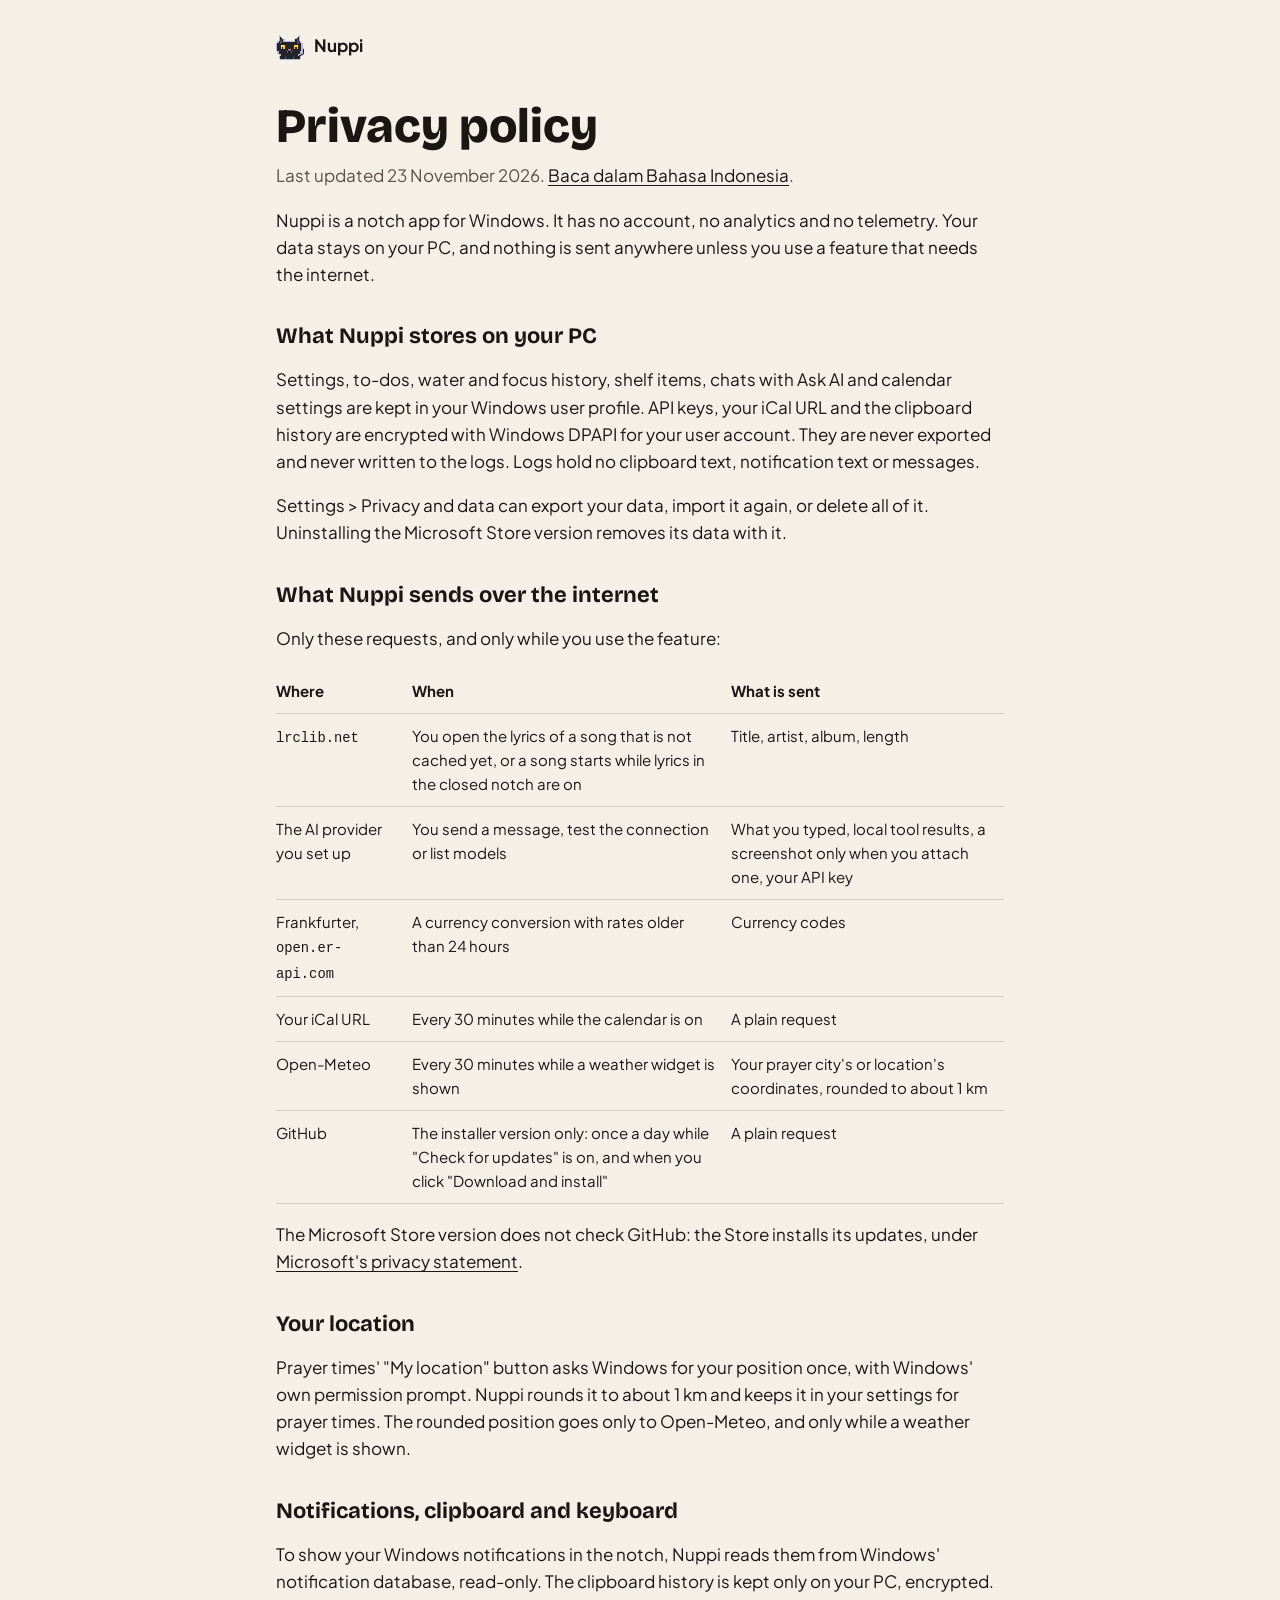
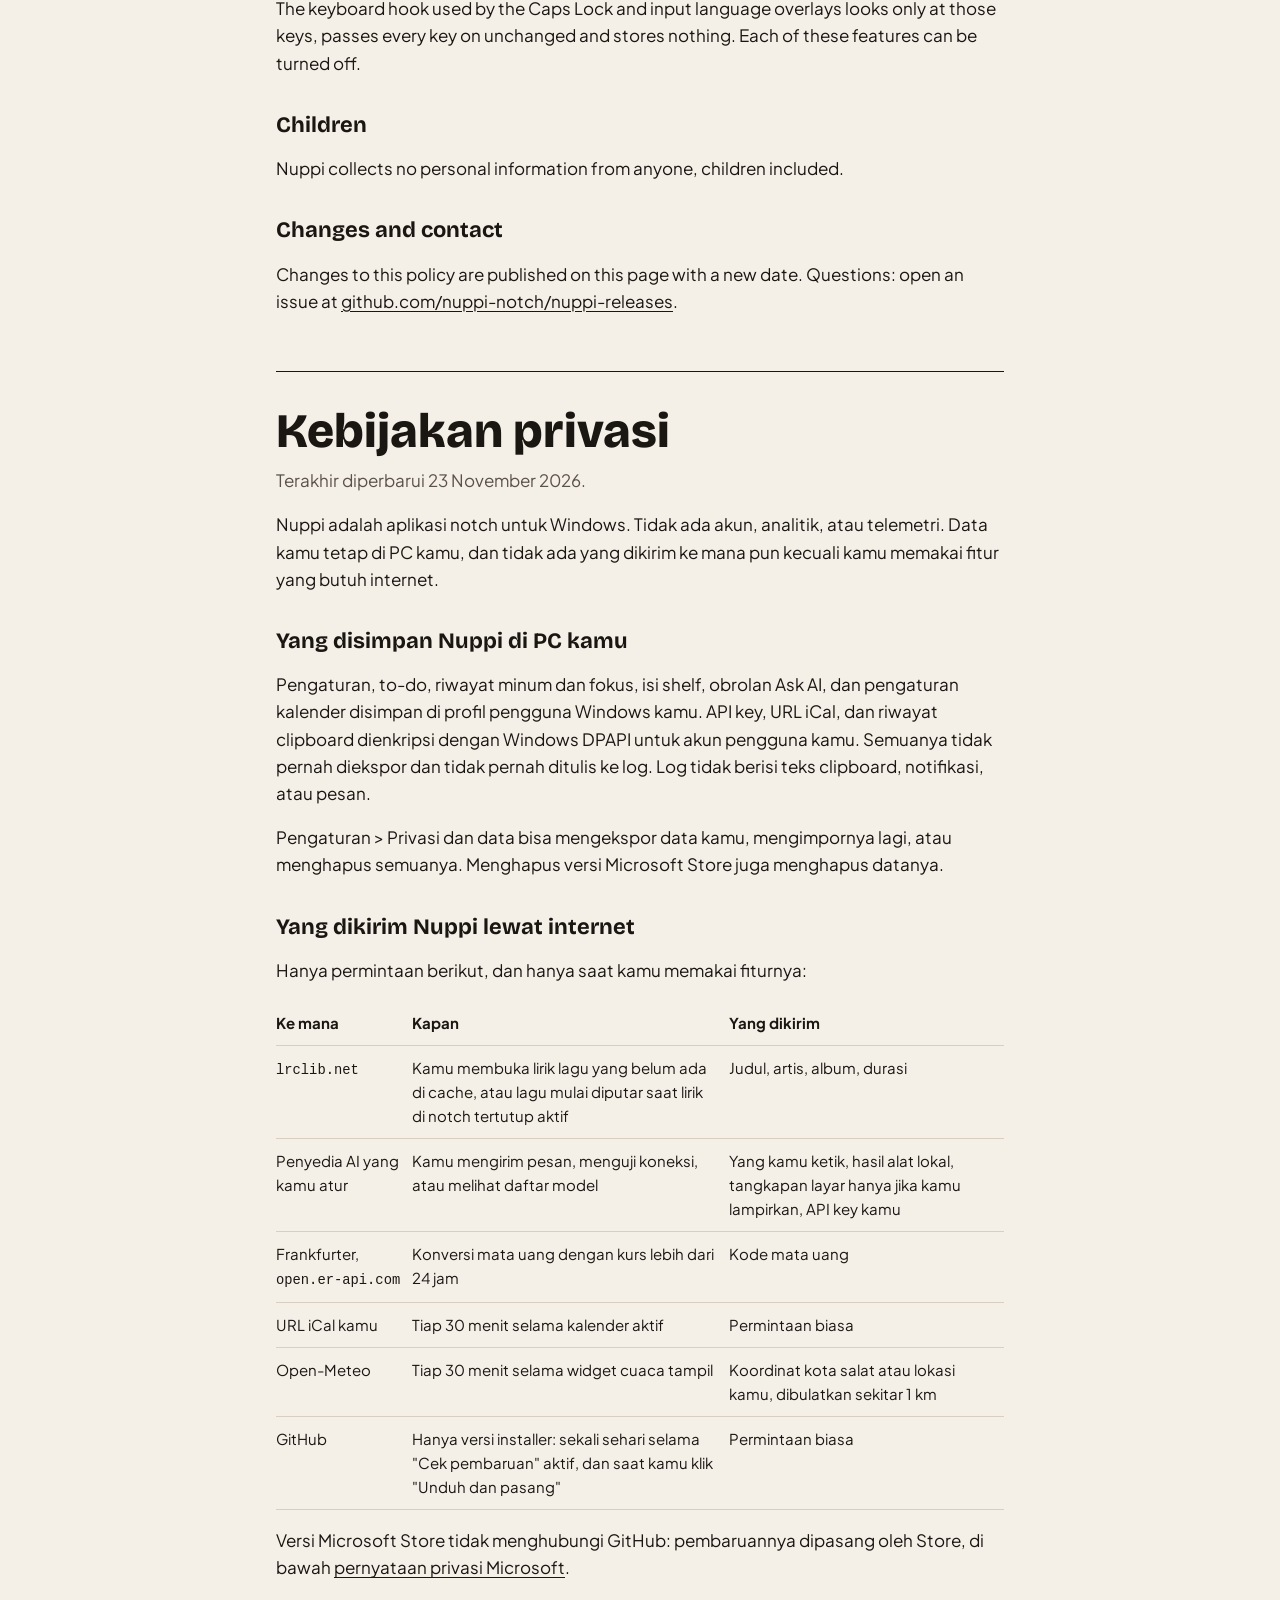
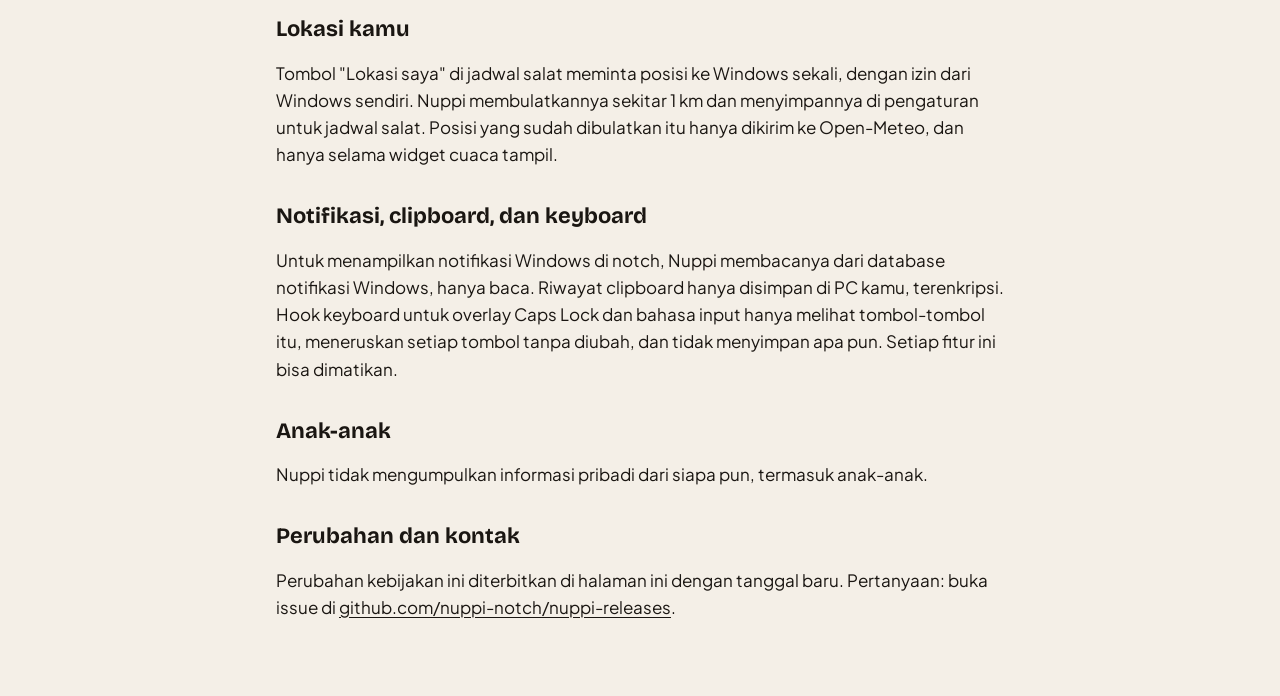
<file: privacy.html>
<!doctype html>
<html lang="en">
<head>
  <meta charset="utf-8">
  <meta name="viewport" content="width=device-width, initial-scale=1">
  <title>Nuppi privacy policy</title>
  <meta name="description" content="What Nuppi stores on your PC and what it sends over the internet. No account, no analytics, no telemetry.">
  <meta name="theme-color" content="#F4EFE7">
  <link rel="canonical" href="https://nuppi-notch.github.io/privacy.html">
  <link rel="icon" type="image/png" sizes="32x32" href="media/favicon-32.png">
  <link rel="preconnect" href="https://fonts.googleapis.com">
  <link rel="preconnect" href="https://fonts.gstatic.com" crossorigin>
  <link href="https://fonts.googleapis.com/css2?family=Bricolage+Grotesque:opsz,wght@12..96,600;12..96,800&family=Plus+Jakarta+Sans:wght@400;500;700&display=swap" rel="stylesheet">
  <style>
    :root { --paper: #f4efe7; --ink: #1a1612; --muted: #5b5249; --line: #d9cfc1; }
    * { box-sizing: border-box; }
    body { margin: 0; background: var(--paper); color: var(--ink); font: 400 17px/1.6 "Plus Jakarta Sans", system-ui, sans-serif; }
    main { max-width: 760px; margin: 0 auto; padding: 32px 16px 64px; }
    a { color: var(--ink); text-underline-offset: 3px; }
    .home { display: inline-flex; align-items: center; gap: 10px; font-weight: 700; text-decoration: none; }
    .home img { image-rendering: pixelated; }
    h1, h2 { font-family: "Bricolage Grotesque", system-ui, sans-serif; line-height: 1.15; }
    h1 { font-size: clamp(32px, 6vw, 48px); font-weight: 800; margin: 32px 0 8px; }
    h2 { font-size: 22px; font-weight: 700; margin: 36px 0 8px; }
    .meta { color: var(--muted); margin: 0 0 8px; }
    .table { overflow-x: auto; }
    table { width: 100%; border-collapse: collapse; font-size: 15px; min-width: 520px; }
    th, td { text-align: left; vertical-align: top; padding: 10px 12px 10px 0; border-bottom: 1px solid var(--line); }
    th { font-weight: 700; }
    code { font-size: 0.92em; }
    hr { border: 0; border-top: 1.5px solid var(--ink); margin: 56px 0 0; }
  </style>
</head>
<body>
  <main>
    <a class="home" href="./"><img src="media/icon.png" alt="" width="28" height="28">Nuppi</a>

    <article lang="en">
      <h1>Privacy policy</h1>
      <p class="meta">Last updated 23 November 2026. <a href="#id">Baca dalam Bahasa Indonesia</a>.</p>
      <p>Nuppi is a notch app for Windows. It has no account, no analytics and no telemetry. Your data stays on your PC, and nothing is sent anywhere unless you use a feature that needs the internet.</p>

      <h2>What Nuppi stores on your PC</h2>
      <p>Settings, to-dos, water and focus history, shelf items, chats with Ask AI and calendar settings are kept in your Windows user profile. API keys, your iCal URL and the clipboard history are encrypted with Windows DPAPI for your user account. They are never exported and never written to the logs. Logs hold no clipboard text, notification text or messages.</p>
      <p>Settings &gt; Privacy and data can export your data, import it again, or delete all of it. Uninstalling the Microsoft Store version removes its data with it.</p>

      <h2>What Nuppi sends over the internet</h2>
      <p>Only these requests, and only while you use the feature:</p>
      <div class="table">
        <table>
          <thead><tr><th>Where</th><th>When</th><th>What is sent</th></tr></thead>
          <tbody>
            <tr><td><code>lrclib.net</code></td><td>You open the lyrics of a song that is not cached yet, or a song starts while lyrics in the closed notch are on</td><td>Title, artist, album, length</td></tr>
            <tr><td>The AI provider you set up</td><td>You send a message, test the connection or list models</td><td>What you typed, local tool results, a screenshot only when you attach one, your API key</td></tr>
            <tr><td>Frankfurter, <code>open.er-api.com</code></td><td>A currency conversion with rates older than 24 hours</td><td>Currency codes</td></tr>
            <tr><td>Your iCal URL</td><td>Every 30 minutes while the calendar is on</td><td>A plain request</td></tr>
            <tr><td>Open-Meteo</td><td>Every 30 minutes while a weather widget is shown</td><td>Your prayer city's or location's coordinates, rounded to about 1 km</td></tr>
            <tr><td>GitHub</td><td>The installer version only: once a day while "Check for updates" is on, and when you click "Download and install"</td><td>A plain request</td></tr>
          </tbody>
        </table>
      </div>
      <p>The Microsoft Store version does not check GitHub: the Store installs its updates, under <a href="https://privacy.microsoft.com/privacystatement">Microsoft's privacy statement</a>.</p>

      <h2>Your location</h2>
      <p>Prayer times' "My location" button asks Windows for your position once, with Windows' own permission prompt. Nuppi rounds it to about 1 km and keeps it in your settings for prayer times. The rounded position goes only to Open-Meteo, and only while a weather widget is shown.</p>

      <h2>Notifications, clipboard and keyboard</h2>
      <p>To show your Windows notifications in the notch, Nuppi reads them from Windows' notification database, read-only. The clipboard history is kept only on your PC, encrypted. The keyboard hook used by the Caps Lock and input language overlays looks only at those keys, passes every key on unchanged and stores nothing. Each of these features can be turned off.</p>

      <h2>Children</h2>
      <p>Nuppi collects no personal information from anyone, children included.</p>

      <h2>Changes and contact</h2>
      <p>Changes to this policy are published on this page with a new date. Questions: open an issue at <a href="https://github.com/nuppi-notch/nuppi-releases/issues">github.com/nuppi-notch/nuppi-releases</a>.</p>
    </article>

    <hr>

    <article lang="id" id="id">
      <h1>Kebijakan privasi</h1>
      <p class="meta">Terakhir diperbarui 23 November 2026.</p>
      <p>Nuppi adalah aplikasi notch untuk Windows. Tidak ada akun, analitik, atau telemetri. Data kamu tetap di PC kamu, dan tidak ada yang dikirim ke mana pun kecuali kamu memakai fitur yang butuh internet.</p>

      <h2>Yang disimpan Nuppi di PC kamu</h2>
      <p>Pengaturan, to-do, riwayat minum dan fokus, isi shelf, obrolan Ask AI, dan pengaturan kalender disimpan di profil pengguna Windows kamu. API key, URL iCal, dan riwayat clipboard dienkripsi dengan Windows DPAPI untuk akun pengguna kamu. Semuanya tidak pernah diekspor dan tidak pernah ditulis ke log. Log tidak berisi teks clipboard, notifikasi, atau pesan.</p>
      <p>Pengaturan &gt; Privasi dan data bisa mengekspor data kamu, mengimpornya lagi, atau menghapus semuanya. Menghapus versi Microsoft Store juga menghapus datanya.</p>

      <h2>Yang dikirim Nuppi lewat internet</h2>
      <p>Hanya permintaan berikut, dan hanya saat kamu memakai fiturnya:</p>
      <div class="table">
        <table>
          <thead><tr><th>Ke mana</th><th>Kapan</th><th>Yang dikirim</th></tr></thead>
          <tbody>
            <tr><td><code>lrclib.net</code></td><td>Kamu membuka lirik lagu yang belum ada di cache, atau lagu mulai diputar saat lirik di notch tertutup aktif</td><td>Judul, artis, album, durasi</td></tr>
            <tr><td>Penyedia AI yang kamu atur</td><td>Kamu mengirim pesan, menguji koneksi, atau melihat daftar model</td><td>Yang kamu ketik, hasil alat lokal, tangkapan layar hanya jika kamu lampirkan, API key kamu</td></tr>
            <tr><td>Frankfurter, <code>open.er-api.com</code></td><td>Konversi mata uang dengan kurs lebih dari 24 jam</td><td>Kode mata uang</td></tr>
            <tr><td>URL iCal kamu</td><td>Tiap 30 menit selama kalender aktif</td><td>Permintaan biasa</td></tr>
            <tr><td>Open-Meteo</td><td>Tiap 30 menit selama widget cuaca tampil</td><td>Koordinat kota salat atau lokasi kamu, dibulatkan sekitar 1 km</td></tr>
            <tr><td>GitHub</td><td>Hanya versi installer: sekali sehari selama "Cek pembaruan" aktif, dan saat kamu klik "Unduh dan pasang"</td><td>Permintaan biasa</td></tr>
          </tbody>
        </table>
      </div>
      <p>Versi Microsoft Store tidak menghubungi GitHub: pembaruannya dipasang oleh Store, di bawah <a href="https://privacy.microsoft.com/privacystatement">pernyataan privasi Microsoft</a>.</p>

      <h2>Lokasi kamu</h2>
      <p>Tombol "Lokasi saya" di jadwal salat meminta posisi ke Windows sekali, dengan izin dari Windows sendiri. Nuppi membulatkannya sekitar 1 km dan menyimpannya di pengaturan untuk jadwal salat. Posisi yang sudah dibulatkan itu hanya dikirim ke Open-Meteo, dan hanya selama widget cuaca tampil.</p>

      <h2>Notifikasi, clipboard, dan keyboard</h2>
      <p>Untuk menampilkan notifikasi Windows di notch, Nuppi membacanya dari database notifikasi Windows, hanya baca. Riwayat clipboard hanya disimpan di PC kamu, terenkripsi. Hook keyboard untuk overlay Caps Lock dan bahasa input hanya melihat tombol-tombol itu, meneruskan setiap tombol tanpa diubah, dan tidak menyimpan apa pun. Setiap fitur ini bisa dimatikan.</p>

      <h2>Anak-anak</h2>
      <p>Nuppi tidak mengumpulkan informasi pribadi dari siapa pun, termasuk anak-anak.</p>

      <h2>Perubahan dan kontak</h2>
      <p>Perubahan kebijakan ini diterbitkan di halaman ini dengan tanggal baru. Pertanyaan: buka issue di <a href="https://github.com/nuppi-notch/nuppi-releases/issues">github.com/nuppi-notch/nuppi-releases</a>.</p>
    </article>
  </main>
</body>
</html>
</file>
